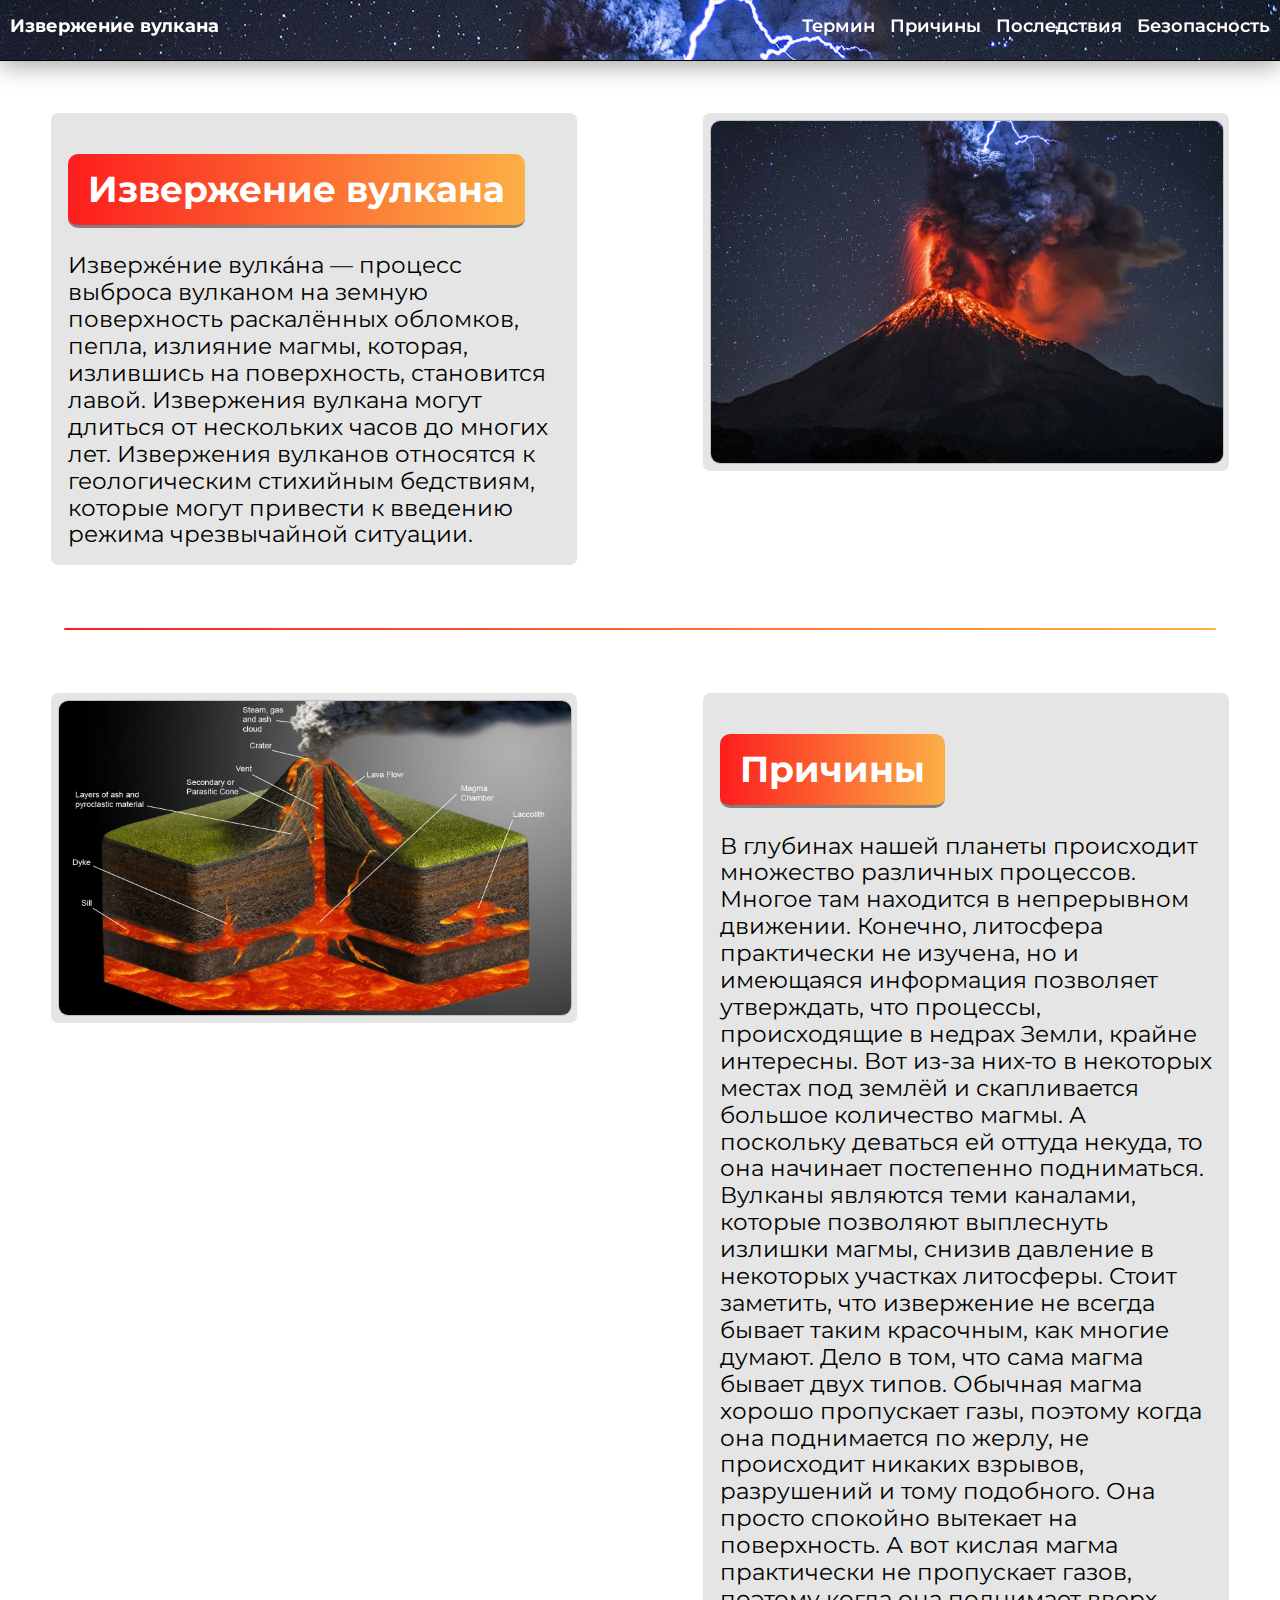
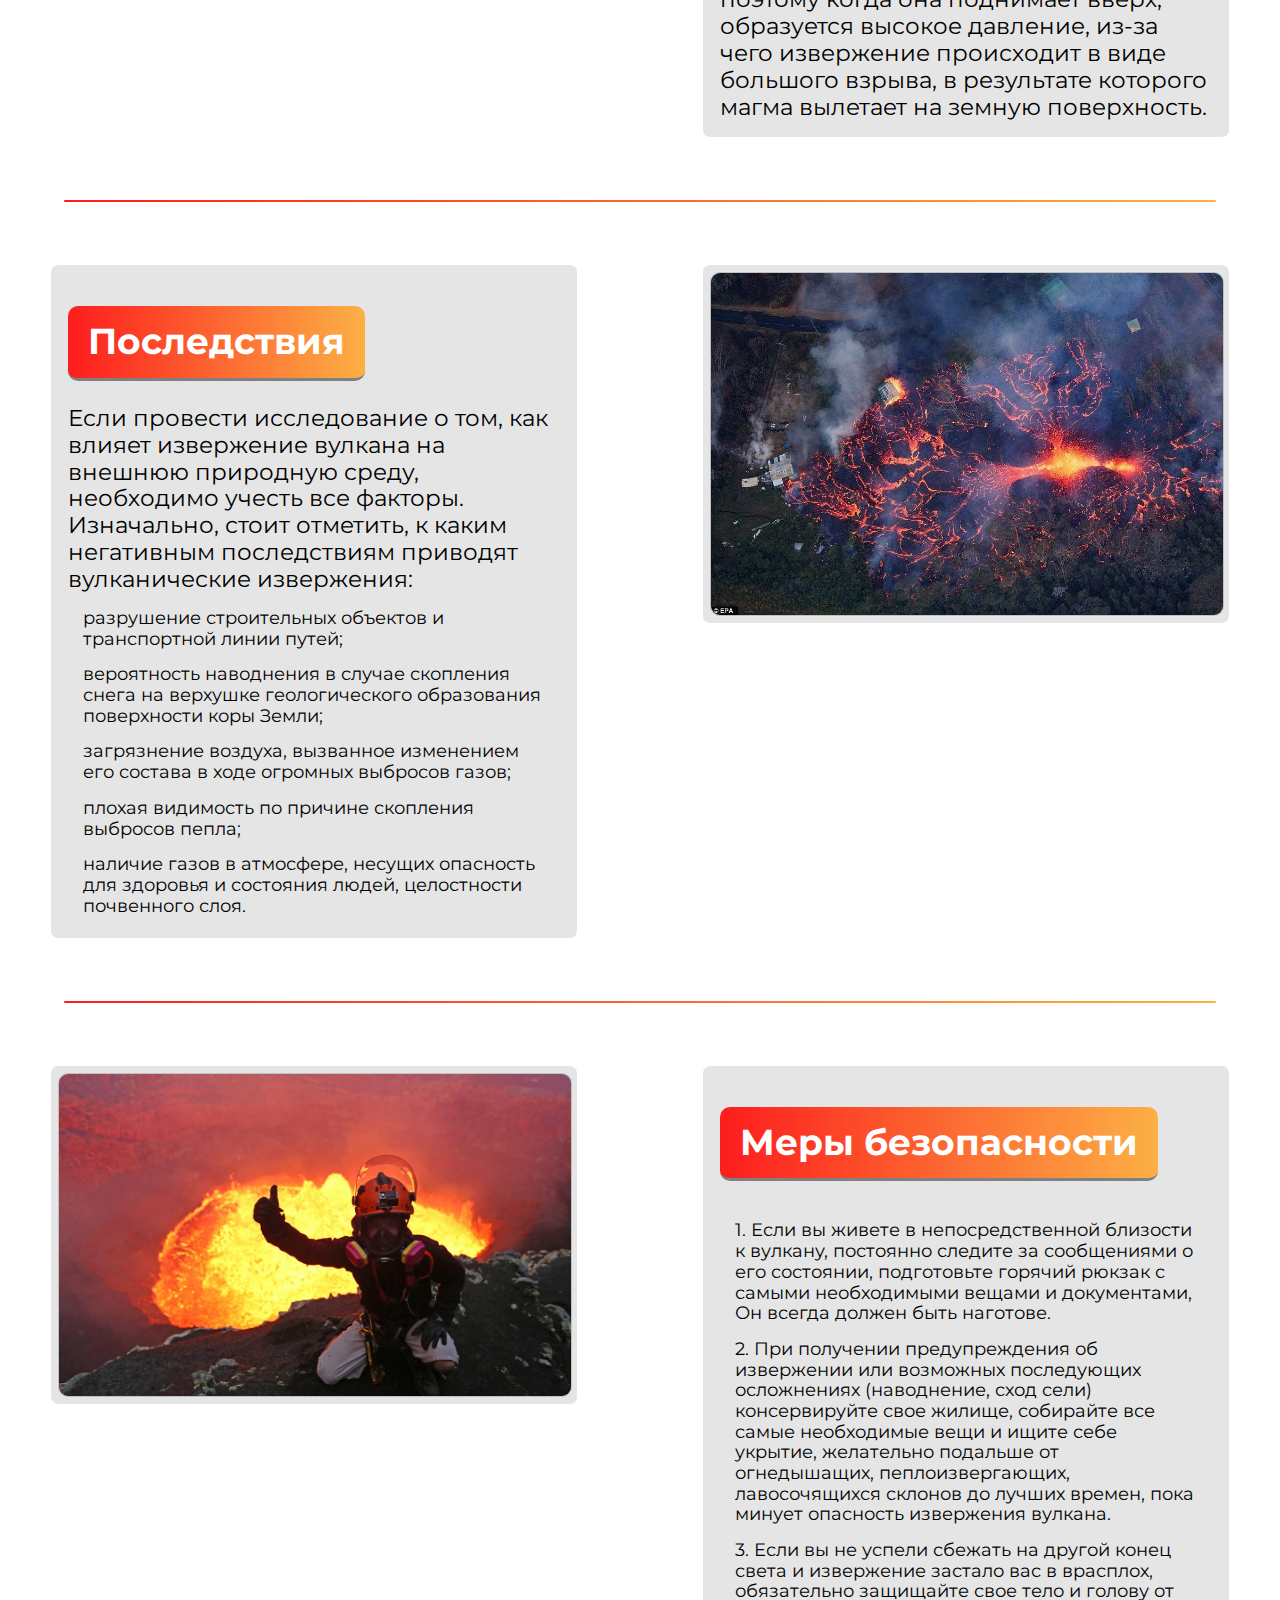
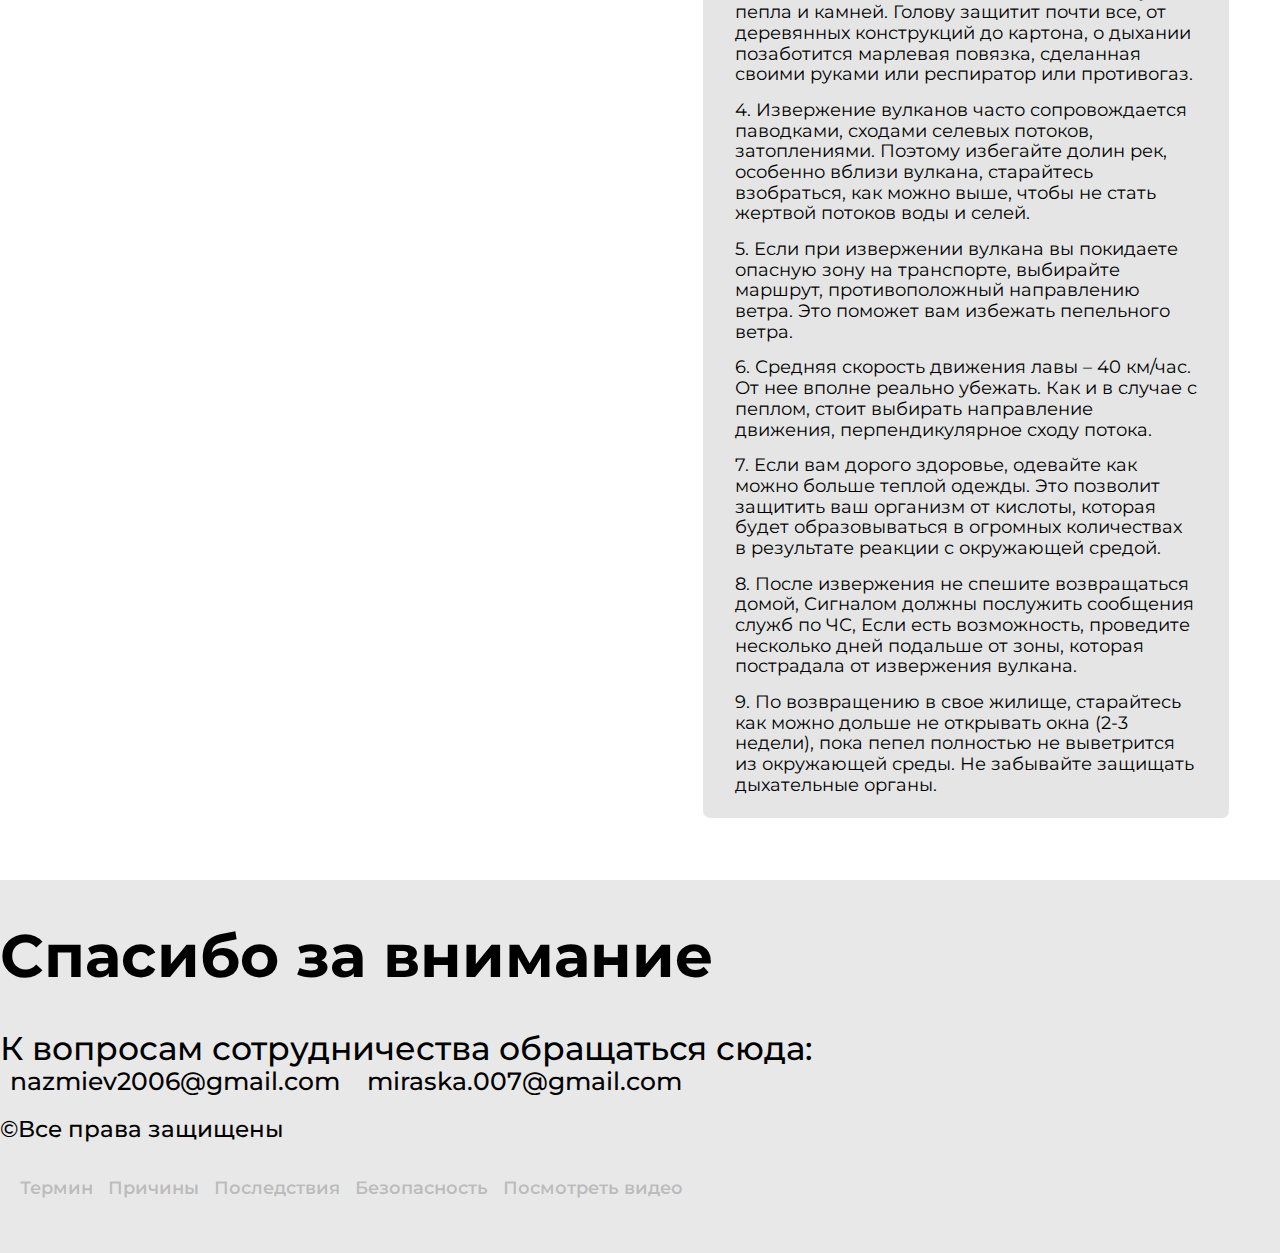
<file: index.html>
<!DOCTYPE html>
<html lang="en">
    <meta charset="UTF-8">
    <meta http-equiv="X-UA-Compatible" content="IE=edge">
    <meta name="viewport" content="width=device-width, initial-scale=1.0">
    <link rel="stylesheet" type="text/css" href="assets/css/style.css">
    <link rel="stylesheet" type="text/css" href="assets/css/normalize.css">
    <script src="https://cdnjs.cloudflare.com/ajax/libs/jquery/3.6.0/jquery.min.js"></script>
    <link href="https://fonts.googleapis.com/css2?family=Montserrat:wght@400;700&family=Roboto:wght@500;700&display=swap" rel="stylesheet">
    <title>Изверже́ние вулкана</title>
</head>
<body>
    <body id="body">
        <!-- Header -->
        <div class="header__position" id="home">
            <header class="header" id="header">
                <div class="container">
                    <div class="header__inner">
                        <h1 class="logo"><a href="#">Извержение вулкана</a></h1>
                        <nav class="nav">
                            <a href="#termin" class="nav__link">Термин</a>
                            <a href="#prichina" class="nav__link">Причины</a>
                            <a href="#posledstvya" class="nav__link">Последствия</a>
                            <a href="#security" class="nav__link">Безопасность</a>
                        </nav>
                    </div>
                </div>
            </header>
            <!-- /.Header -->
            <main id="main">
                <div class="section__container" id="termin">
                    <section class="section">
                        <div class="container" id="intro">
                            <div class="hero-inf" >
                                <h1 class="vulkan__text">Извержение вулкана</h1>
                                <p>Изверже́ние вулка́на — процесс выброса вулканом на земную поверхность раскалённых обломков, пепла, излияние магмы, которая, излившись на поверхность, становится лавой. Извержения вулкана могут длиться от нескольких часов до многих лет. Извержения вулканов относятся к геологическим стихийным бедствиям, которые могут привести к введению режима чрезвычайной ситуации.</p>
                            </div>
                        </div>
                    </section>
                    <section class="section">
                        <div class="container">
                            <div class="hero-img">
                                <img src="assets/img/image-header.jpg">
                            </div>
                        </div>
                    </section>
                </div>
                <div class="linear"></div>
                <div class="section__container">
                    <section class="section">
                        <div class="section__p" id="prichina">
                            <div class="hero-img" >
                                <img src="assets/img/kora.jpeg">
                            </div>
                        </div>
                    </section>
                    <section class="section">
                        <div class="container">
                            <div class="hero-inf">
                                <h1 class="vulkan__text">Причины</h1>
                                <p>
                                    В глубинах нашей планеты происходит множество различных процессов. Многое там находится в непрерывном движении. Конечно, литосфера практически не изучена, но и имеющаяся информация позволяет утверждать, что процессы, происходящие в недрах Земли, крайне интересны. Вот из-за них-то в некоторых местах под землёй и скапливается большое количество магмы. А поскольку деваться ей оттуда некуда, то она начинает постепенно подниматься. Вулканы являются теми каналами, которые позволяют выплеснуть излишки магмы, снизив давление в некоторых участках литосферы.
                                    Стоит заметить, что извержение не всегда бывает таким красочным, как многие думают. Дело в том, что сама магма бывает двух типов. Обычная магма хорошо пропускает газы, поэтому когда она поднимается по жерлу, не происходит никаких взрывов, разрушений и тому подобного. Она просто спокойно вытекает на поверхность. А вот кислая магма практически не пропускает газов, поэтому когда она поднимает вверх, образуется высокое давление, из-за чего извержение происходит в виде большого взрыва, в результате которого магма вылетает на земную поверхность.
                                </p>
                            </div>
                        </div>
                    </section>
                </div>
                <div class="linear"></div>
                <div class="section__container" id="posledstvya">
                    <section class="section">
                        <div class="container">
                            <div class="hero-inf">
                                <h1 class="vulkan__text">Последствия</h1>
                                <p>
                                    Если провести исследование о том, как влияет извержение вулкана на внешнюю природную среду, необходимо учесть все факторы. Изначально, стоит отметить, к каким негативным последствиям приводят вулканические извержения:
                                </p>
                                <ul class="list">
                                    <li>разрушение строительных объектов и транспортной линии путей;</li>
                                    <li>вероятность наводнения в случае скопления снега на верхушке геологического образования поверхности коры Земли;</li>
                                    <li>загрязнение воздуха, вызванное изменением его состава в ходе огромных выбросов газов;</li>
                                    <li>плохая видимость по причине скопления выбросов пепла;</li>
                                    <li>наличие газов в атмосфере, несущих опасность для здоровья и состояния людей, целостности почвенного слоя.</li>
                                </ul>
                            </div>
                        </div>
                    </section>
                    <section class="section">
                        <div class="section__p">
                            <div class="hero-img">
                                <img src="assets/img/posledstviya.jpg">
                            </div>
                        </div>
                    </section>
                </div>
                <div class="linear"></div>
                <div class="section__container">
                    <section class="section">
                        <div class="section__p">
                            <div class="hero-img">
                                <img src="assets/img/likeinvulkan.jpg">
                            </div>
                        </div>
                    </section>
                    <section class="section" id="security">
                        <div class="container">
                            <div class="hero-inf">
                                <h1 class="vulkan__text">Меры безопасности</h1>
                                <p>
                                    <ul class="list">
                                        <li>1. Если вы живете в непосредственной близости к вулкану, постоянно следите за сообщениями о его состоянии, подготовьте горячий рюкзак с самыми необходимыми вещами и документами, Он всегда должен быть наготове.
                                        <li>2. При получении предупреждения об извержении или возможных последующих осложнениях (наводнение, сход сели) консервируйте свое жилище, собирайте все самые необходимые вещи и ищите себе укрытие, желательно подальше от огнедышащих, пеплоизвергающих, лавосочящихся склонов до лучших времен, пока минует опасность извержения вулкана. </li>                             
                                        <li>3. Если вы не успели сбежать на другой конец света и извержение застало вас в врасплох, обязательно защищайте свое тело и голову от пепла и камней. Голову защитит почти все, от деревянных конструкций до картона, о дыхании позаботится марлевая повязка, сделанная своими руками или респиратор или противогаз.</li>
                                        <li>4. Извержение вулканов часто сопровождается паводками, сходами селевых потоков, затоплениями. Поэтому избегайте долин рек, особенно вблизи вулкана, старайтесь взобраться, как можно выше, чтобы не стать жертвой потоков воды и селей.</li>
                                        <li>5. Если при извержении вулкана вы покидаете опасную зону на транспорте, выбирайте маршрут, противоположный направлению ветра. Это поможет вам избежать пепельного ветра.</li>
                                        <li>6. Средняя скорость движения лавы – 40 км/час. От нее вполне реально убежать. Как и в случае с пеплом, стоит выбирать направление движения, перпендикулярное сходу потока.</li>                          
                                        <li>7. Если вам дорого здоровье, одевайте как можно больше теплой одежды. Это позволит защитить ваш организм от кислоты, которая будет образовываться в огромных количествах в результате реакции с окружающей средой.</li>                               
                                        <li>8. После извержения не спешите возвращаться домой, Сигналом должны послужить сообщения служб по ЧС, Если есть возможность, проведите несколько дней подальше от зоны, которая пострадала от извержения вулкана.</li>                        
                                        <li>9. По возвращению в свое жилище, старайтесь как можно дольше не открывать окна (2-3 недели), пока пепел полностью не выветрится из окружающей среды. Не забывайте защищать дыхательные органы.</li>
                                    </ul>
                                </p>
                            </div>
                        </div>
                    </section>
                </div>
            </main>
            <footer class="footer" id="footer">
                <div class="container">
                    <div class="footer-top">
                        <div class="footer-title">
                            <h1>Спасибо за внимание</h1>
                        </div>
                    </div>
                    <div class="footer-middle">
                    </div>
                    <div class="footer-bottom">
                         <div class="contacts">
                            <p>К вопросам сотрудничества обращаться сюда:</p>
                            <a href="mailto:nazmiev2006@gmail.com">nazmiev2006@gmail.com</a>
                            <a href="mailto:miraska.007@gmail.com">miraska.007@gmail.com</a>
                        </div>
                        <p>&copy;Все права защищены</p>
                    </div>
                    <nav class="nav">
                            <a href="#termin" class="nav__link">Термин</a>
                            <a href="#prichina" class="nav__link">Причины</a>
                            <a href="#posledstvya" class="nav__link">Последствия</a>
                            <a href="#security" class="nav__link">Безопасность</a>
                            <a href="https://youtu.be/8xYnzZ7kBiI" class="nav__link">Посмотреть видео</a>
                        </nav>
                </div>
            </footer>

<script src="assets/js/index.js"></script>
</body>
</html>
</file>
<file: assets/css/style.css>
/* <====== Common styles ======> */
* {
    margin: 0;
    padding: 0;
}

a {
    text-decoration: none;
    color: #fff;
}

h1, h2, h3, h4, h5 {
    margin: 0;
    padding: 0;
    display: inline-block;
    font-size: 20px;
}

body {
    font-family: 'Montserrat', sans-serif;
    font-size: 18px;
}

p {
    font-size: 1.3em;
}

.container {
    max-width: 1400px;
    width: 100%;
    margin: 0 auto;
}

/* <====== Header =======> */

.header {
    background: url('../img/image-header.jpg');
    background-size: cover;
    height: 60px;
    display: flex;
    align-items: center;
    border-bottom: 1px #000 solid;
    position: fixed;
    width: 100%;
    box-shadow: 0 5px 25px rgba(0, 0, 0, 0.35);
}

.fixed {

}

.header__inner {
    display: flex;
    justify-content: space-between;
}

.logo {
    font-size: 18px;
    margin-left: 10px;
    margin-top: 5px;
    display: inline-block;
    font-weight: 700;
    color: #ff6a00;
    transition: .1s;
}

.logo:hover {
    font-size: 20px;
}

.nav {
    padding: 5px 10px;
    transition: .3s;
    border-radius: 5px;
}

.nav:hover {
    
}

.nav__link {
    margin-left: 10px;
    font-weight: 600;
    transition: .3s;
}

.nav__link:hover {
    color: #ffd800;
}

#main {
    padding-top: 100px;

}

.section__container {
    display: flex;
    justify-content: space-between;
}

.hero-inf {
    margin: 10px;
}

.hero-img {
    display: flex;
    flex-direction: column-reverse;
}

.hero-img img{
    width: 100%;
    border: 1px solid silver;
    border-radius: 10px;
}

.vulkan__text {
    background: rgb(253,29,29);
    background: linear-gradient(90deg, rgba(253,29,29,1) 0%, rgba(252,176,69,1) 100%);
    color: #fff;
    padding: 15px 20px;
    border-radius: 10px;
    border-bottom: 3px solid #808080;
}

.section {
    width: 40%;
    height: 40%;
    margin: 1% 4%;
    padding: 7px;
    border-radius: 7px;
    background-color: rgb(0, 0, 0, 0.1);
}

.linear {
    height: 2px;
    background: linear-gradient(90deg, rgba(253,29,29,1) 0%, rgba(252,176,69,1) 100%);
    border-radius: 2px;
    width: 90%;
    margin: 50px auto;
}

.list {
    list-style-type: none;
}

.list li {
    margin: 15px;
}

/* <====== Footer =======> */

.footer {
    margin-top: 50px;
    padding-bottom: 50px;
    background-color: #00000017;
}

.footer-top {
    font-size: 30px;
}

.footer-bottom {
    font-weight: 500;
    margin-bottom: 30px;
}

.footer .nav__link {
    color: #00000034;
}

.footer .nav__link:hover {
    color: #1d1d1d8c;
}

.contacts {
    font-size: 25px;
    margin-bottom: 20px;
}

.contacts a {
    color: #000;
    margin: 10px;
    transition: .3s;
}

.contacts a:hover {
    color: #c22e2e8c;
}

::-webkit-scrollbar {
    width: 15px;
}

::-webkit-scrollbar-track {
    background: #d4d4d4;
    box-shadow: 0 0 2px rgba(0, 0, 0, .2) inset;
}

::-webkit-scrollbar-thumb {
    background: #939393;
    border-radius: 8px;
    border: 3px solid #d4d4d4;
}

::-webkit-scrollbar-thumb:hover {
    background: #000;
}
</file>
